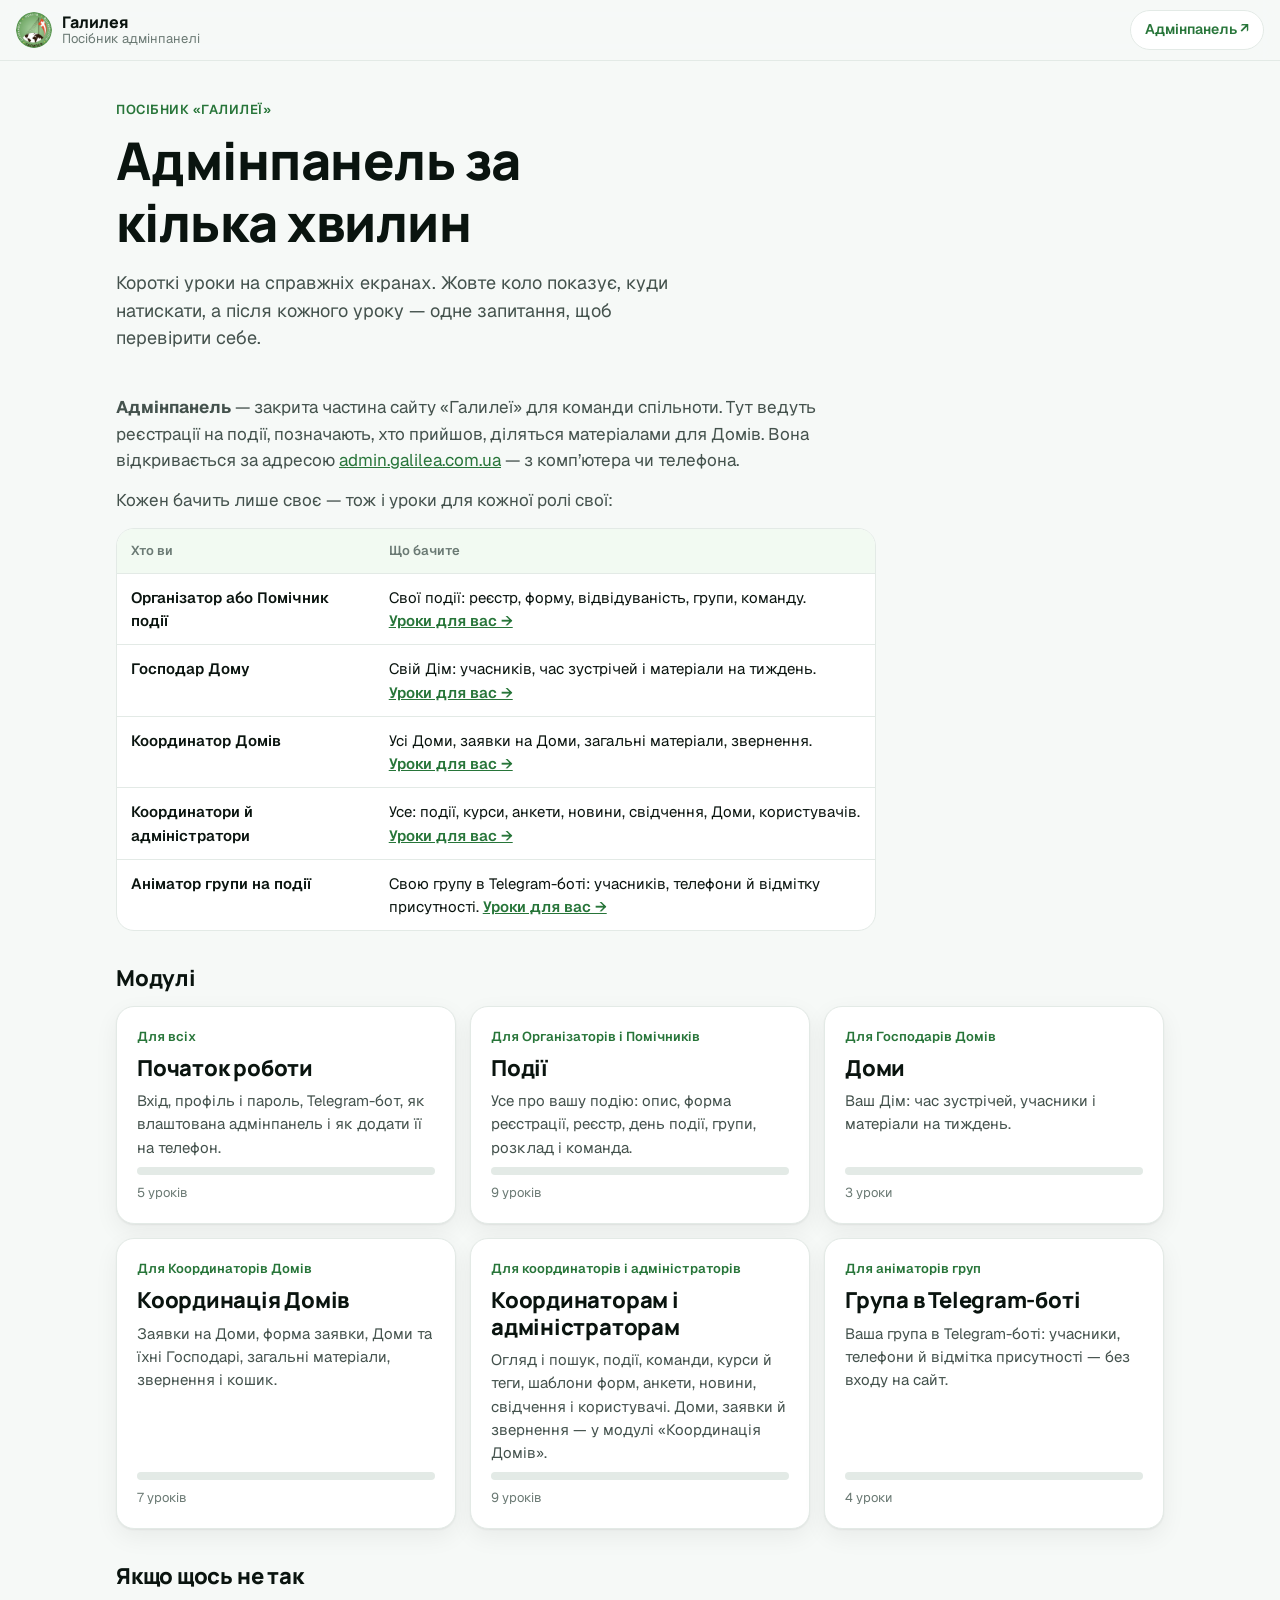
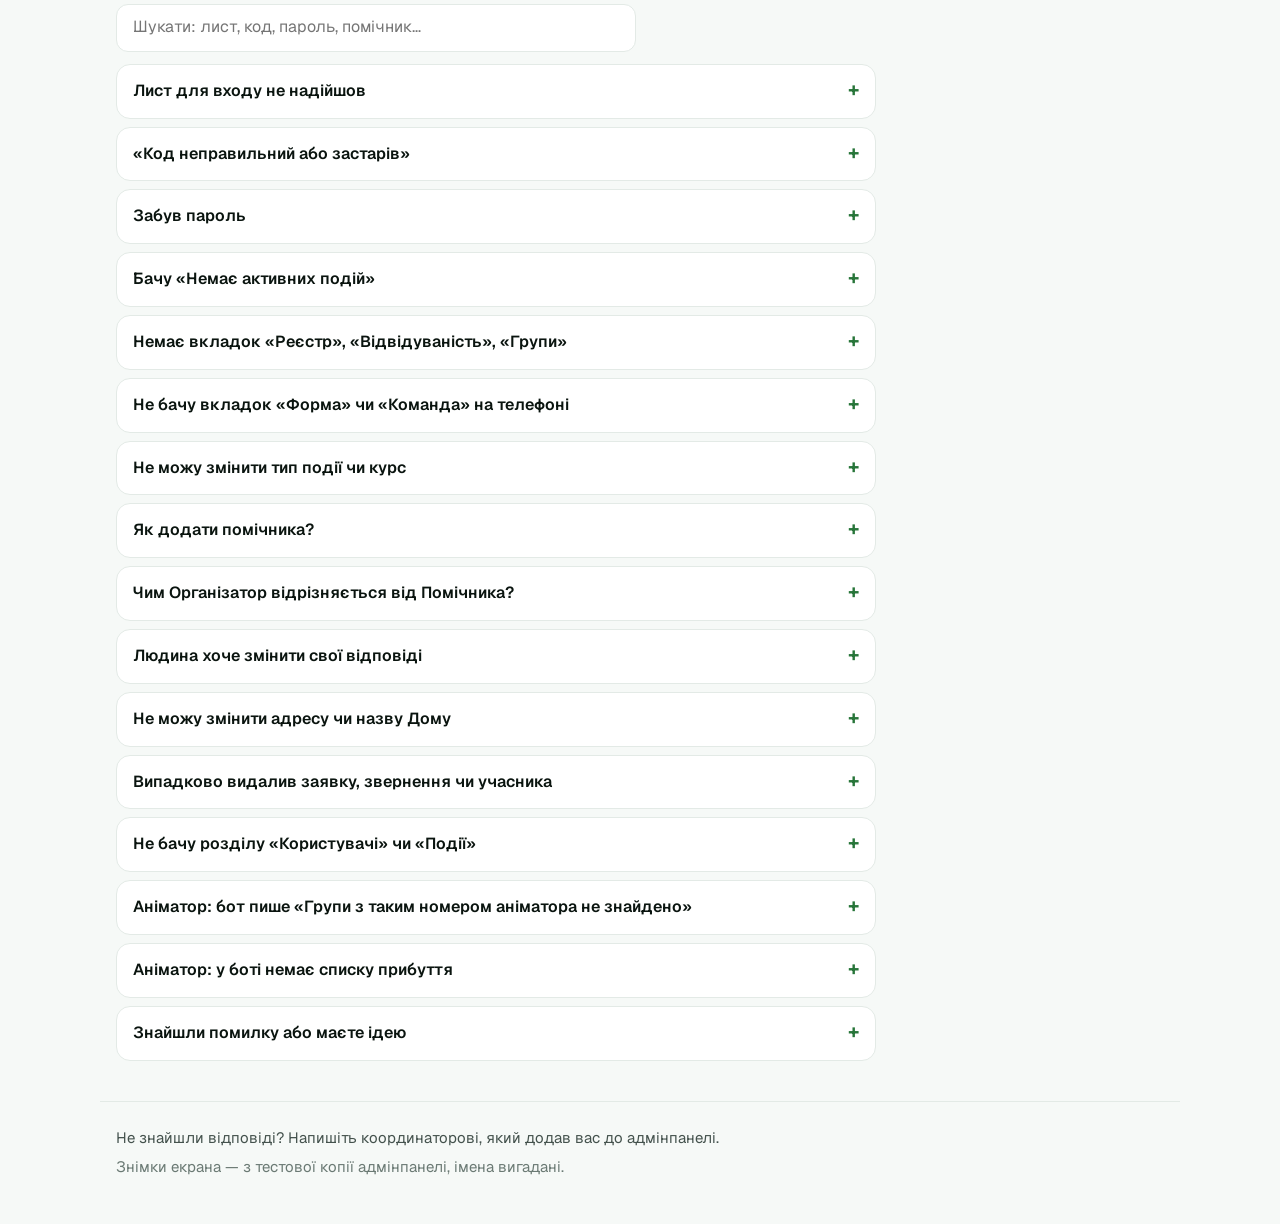
<file: index.html>
<!doctype html>
<html lang="uk">
  <head>
    <meta charset="utf-8" />
    <meta name="viewport" content="width=device-width, initial-scale=1" />
    <title>Посібник адмінпанелі — Галилея</title>
    <meta
      name="description"
      content="Короткі уроки на справжніх екранах: як працювати в адмінпанелі «Галилеї» — вхід і профіль, події, Доми."
    />
    <meta name="robots" content="noindex" />
    <meta name="theme-color" content="#277539" />
    <link rel="icon" href="img/logo.jpg" />
    <link rel="preconnect" href="https://fonts.googleapis.com" />
    <link rel="preconnect" href="https://fonts.gstatic.com" crossorigin />
    <link
      href="https://fonts.googleapis.com/css2?family=Geist:wght@400;500;600&family=Manrope:wght@600;700;800&display=swap"
      rel="stylesheet"
    />
    <link rel="stylesheet" href="styles.css" />
  </head>
  <body>
    <header class="topbar">
      <a class="brand" href="#/">
        <img src="img/logo.jpg" alt="" width="36" height="36" />
        <span>
          <strong>Галилея</strong>
          <small>Посібник адмінпанелі</small>
        </span>
      </a>
      <a class="topbar-link" href="https://admin.galilea.com.ua" target="_blank" rel="noopener">Адмінпанель ↗</a>
    </header>

    <main id="app" tabindex="-1"></main>

    <footer class="footer">
      <p>Не знайшли відповіді? Напишіть координаторові, який додав вас до адмінпанелі.</p>
      <p class="muted">Знімки екрана — з тестової копії адмінпанелі, імена вигадані.</p>
    </footer>

    <noscript>
      <p class="noscript">Увімкніть JavaScript, щоб пройти уроки.</p>
    </noscript>
    <script src="app.js" defer></script>
  </body>
</html>
</file>
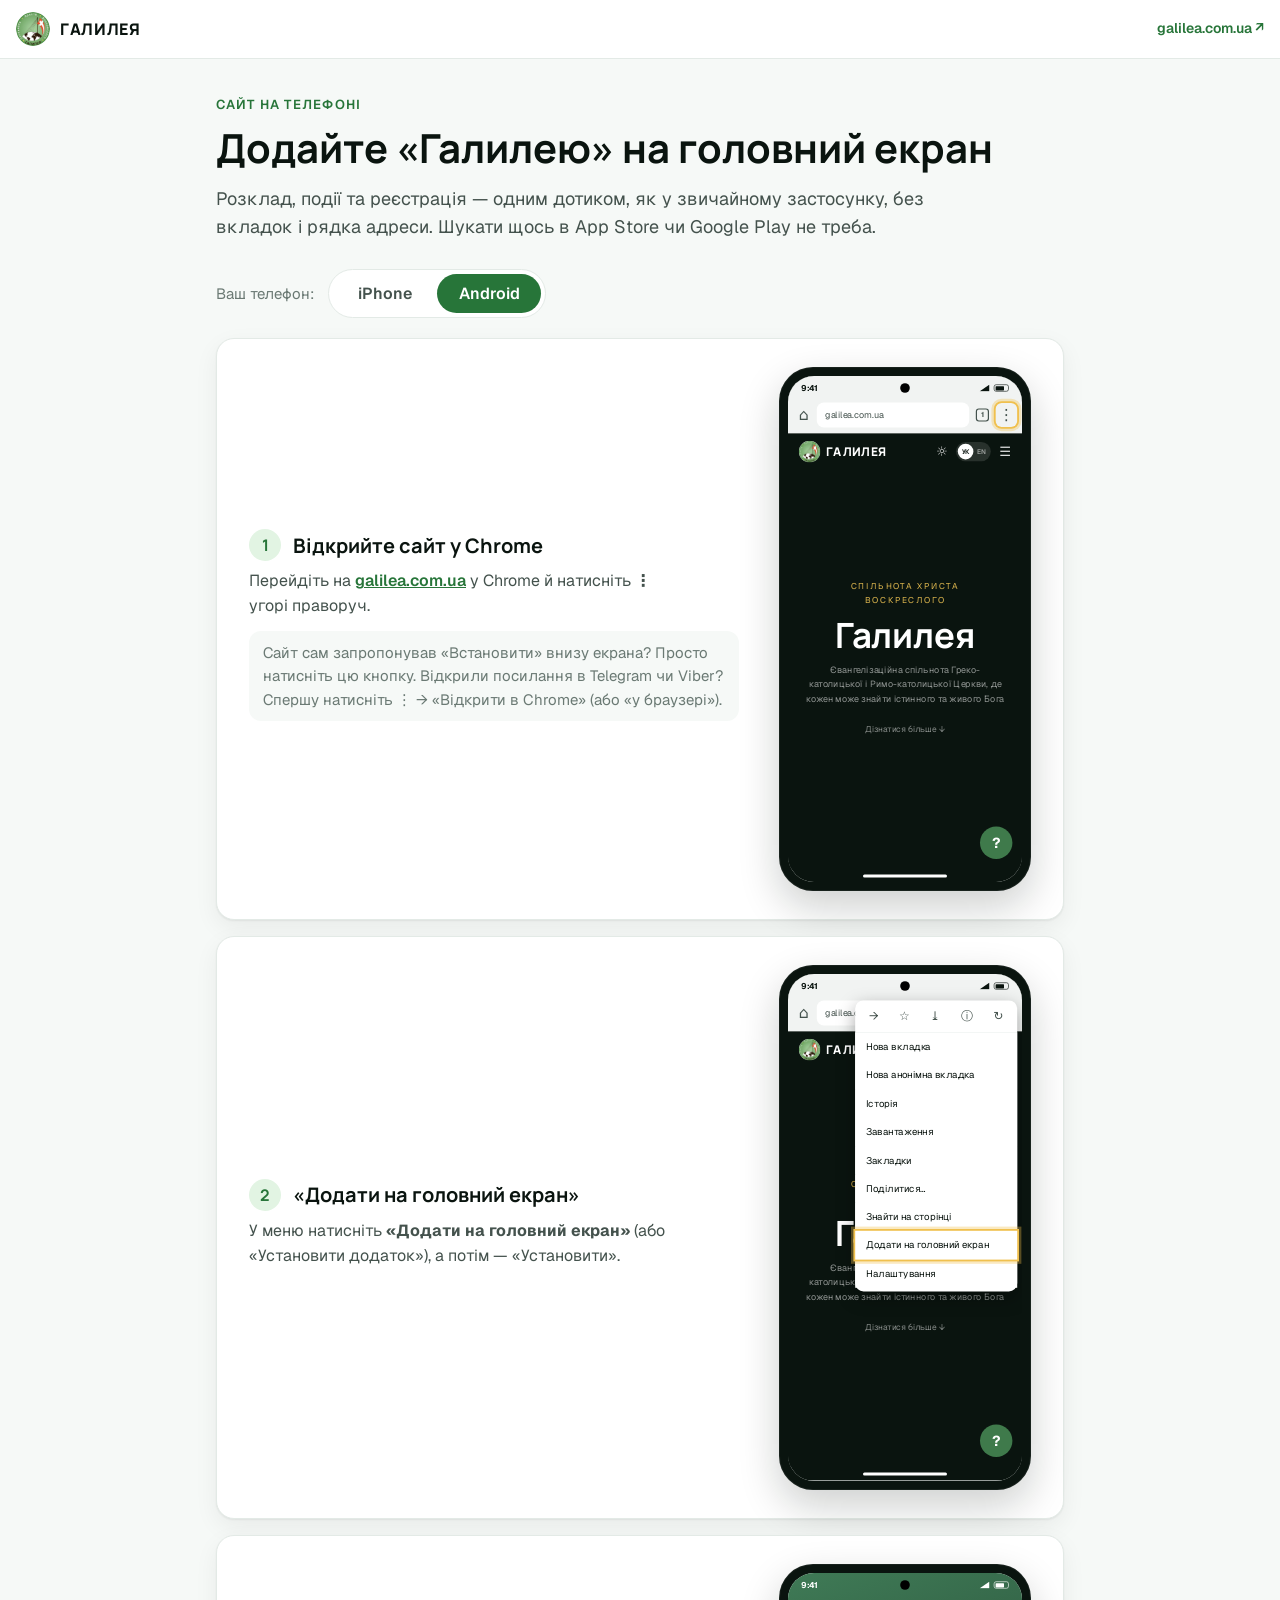
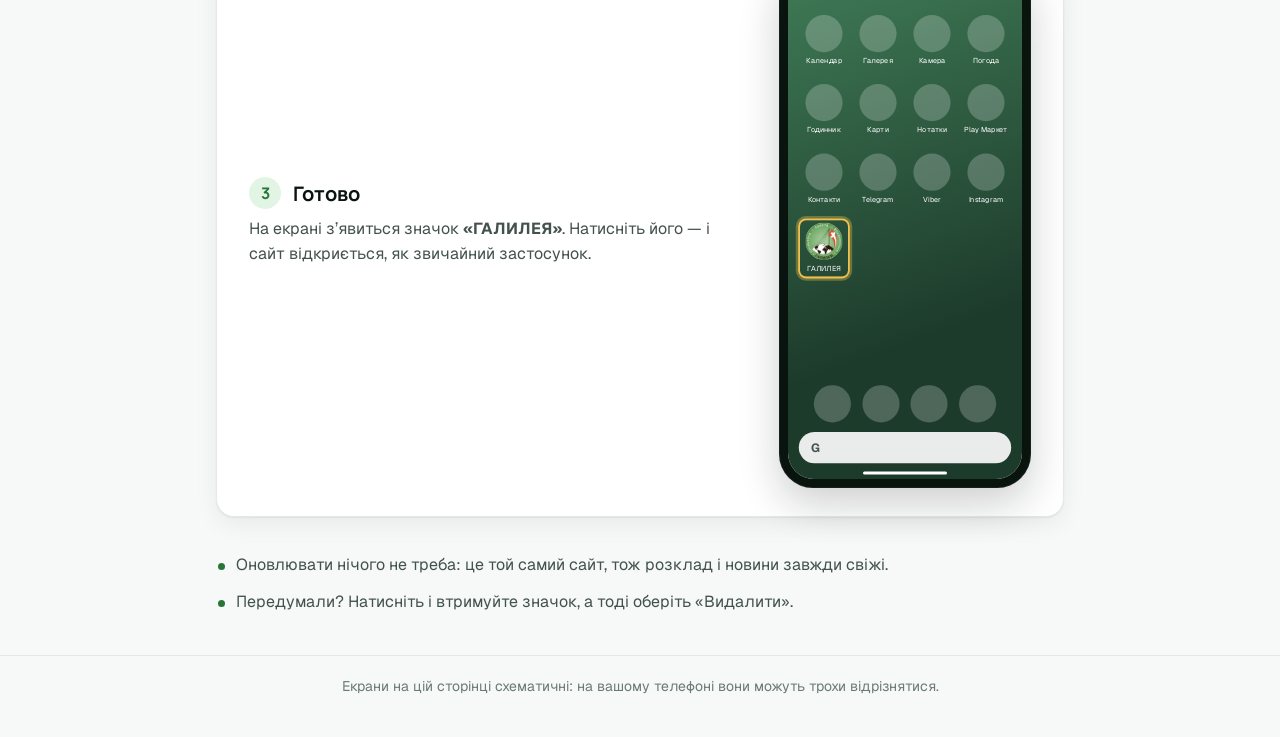
<file: install.html>
<!doctype html>
<!--
  How to put galilea.com.ua on a phone's home screen — for anyone, not the
  team. (The admin panel's own lesson is `start/install` in app.js.)
  Self-contained like status.html: no app.js, no styles.css. The phone screens
  are HTML mock-ups: the browser ones draw the site's own first screen, and the
  home screens show its label «ГАЛИЛЕЯ» — web-app's manifest `short_name` and
  `appleWebApp.title`, both `common.appName`. If the site's hero or nav
  changes, the `.site` blocks below go stale.
  #iphone / #android opens that tab; otherwise the visitor's own phone is picked.
-->
<html lang="uk">
  <head>
    <meta charset="utf-8" />
    <meta name="viewport" content="width=device-width, initial-scale=1" />
    <title>Додати «Галилею» на телефон</title>
    <meta
      name="description"
      content="Кілька дотиків — і сайт galilea.com.ua відкривається з головного екрана, як звичайний застосунок."
    />
    <meta property="og:type" content="website" />
    <meta property="og:title" content="Додати «Галилею» на телефон" />
    <meta
      property="og:description"
      content="Кілька дотиків — і сайт galilea.com.ua відкривається з головного екрана, як звичайний застосунок."
    />
    <meta property="og:image" content="https://guide.galilea.com.ua/img/logo.jpg" />
    <meta name="robots" content="noindex" />
    <meta name="theme-color" content="#277539" />
    <link rel="icon" href="img/logo.jpg" />
    <link rel="preconnect" href="https://fonts.googleapis.com" />
    <link rel="preconnect" href="https://fonts.gstatic.com" crossorigin />
    <link
      href="https://fonts.googleapis.com/css2?family=Geist:wght@400;500;600&family=Manrope:wght@600;700;800&display=swap"
      rel="stylesheet"
    />
    <style>
      :root {
        --ink: #0a140f;
        --ink-soft: #44524d;
        --muted: #6b7a74;
        --bg: #f6f9f7;
        --surface: #ffffff;
        --line: #e3eae6;
        --green: #277539;
        --on-green: #ffffff;
        --green-soft: #e2f4e3;
        --gold: #f0c04e;
        --shadow: 0 1px 2px rgb(10 20 15 / 0.06), 0 8px 24px rgb(10 20 15 / 0.06);
        --font-heading: 'Manrope', system-ui, sans-serif;
        --font-body: 'Geist', system-ui, sans-serif;
        color-scheme: light;
      }
      @media (prefers-color-scheme: dark) {
        :root {
          --ink: #e9f0ec;
          --ink-soft: #c2cec8;
          --muted: #93a39c;
          --bg: #0b130f;
          --surface: #131d18;
          --line: #24322b;
          --green: #5fb26c;
          --on-green: #0b130f;
          --green-soft: #17301f;
          --shadow: 0 1px 2px rgb(0 0 0 / 0.3), 0 8px 24px rgb(0 0 0 / 0.25);
          color-scheme: dark;
        }
      }
      * {
        box-sizing: border-box;
      }
      html {
        -webkit-text-size-adjust: 100%;
      }
      body {
        margin: 0;
        background: var(--bg);
        color: var(--ink);
        font: 16px/1.55 var(--font-body);
        -webkit-font-smoothing: antialiased;
      }
      h1,
      h2,
      h3 {
        font-family: var(--font-heading);
        line-height: 1.25;
        text-wrap: balance;
      }
      a {
        color: var(--green);
        font-weight: 600;
      }
      .wrap {
        max-width: 880px;
        margin: 0 auto;
        padding: 0 16px;
      }

      .topbar {
        display: flex;
        align-items: center;
        justify-content: space-between;
        gap: 12px;
        padding: 12px 16px;
        border-bottom: 1px solid var(--line);
        background: var(--surface);
      }
      .brand {
        display: flex;
        align-items: center;
        gap: 10px;
        font-family: var(--font-heading);
        font-weight: 800;
        letter-spacing: 0.04em;
      }
      .brand img {
        border-radius: 50%;
      }
      .topbar a {
        font-size: 14px;
        text-decoration: none;
      }

      .hero {
        padding: 36px 0 20px;
      }
      .eyebrow {
        margin: 0 0 8px;
        color: var(--green);
        font-size: 13px;
        font-weight: 600;
        letter-spacing: 0.08em;
        text-transform: uppercase;
      }
      .hero h1 {
        margin: 0 0 12px;
        font-size: clamp(28px, 7vw, 40px);
      }
      .lead {
        margin: 0;
        max-width: 60ch;
        color: var(--ink-soft);
        font-size: 18px;
        text-wrap: pretty;
      }

      .picker {
        display: flex;
        flex-wrap: wrap;
        align-items: center;
        gap: 10px 14px;
        margin: 8px 0 20px;
        color: var(--muted);
        font-size: 15px;
      }
      .picker[hidden] {
        display: none;
      }
      .tabs {
        display: inline-flex;
        padding: 4px;
        border-radius: 999px;
        background: var(--surface);
        border: 1px solid var(--line);
      }
      .tabs button {
        min-width: 104px;
        padding: 9px 18px;
        border: 0;
        border-radius: 999px;
        background: none;
        color: var(--ink-soft);
        font: 600 16px var(--font-body);
        cursor: pointer;
      }
      .tabs button[aria-pressed='true'] {
        background: var(--green);
        color: var(--on-green);
      }
      .tabs button:focus-visible {
        outline: 3px solid var(--gold);
        outline-offset: 2px;
      }

      .platform h2 {
        margin: 28px 0 14px;
        font-size: 22px;
      }
      .js .platform h2 {
        display: none;
      }
      .steps {
        list-style: none;
        margin: 0;
        padding: 0;
        display: grid;
        gap: 16px;
      }
      .step {
        display: grid;
        gap: 18px;
        padding: 20px 16px 24px;
        background: var(--surface);
        border: 1px solid var(--line);
        border-radius: 18px;
        box-shadow: var(--shadow);
      }
      .step-text h3 {
        display: flex;
        align-items: center;
        gap: 12px;
        margin: 0 0 8px;
        font-size: 20px;
      }
      .num {
        flex: none;
        display: grid;
        place-items: center;
        width: 32px;
        height: 32px;
        border-radius: 50%;
        background: var(--green-soft);
        color: var(--green);
        font-size: 16px;
      }
      .step-text p {
        margin: 0 0 8px;
        color: var(--ink-soft);
        text-wrap: pretty;
      }
      .step-text .tip {
        margin-top: 12px;
        padding: 10px 14px;
        border-radius: 12px;
        background: var(--bg);
        color: var(--muted);
        font-size: 15px;
      }
      @media (min-width: 760px) {
        .step {
          grid-template-columns: 1fr auto;
          align-items: center;
          gap: 40px;
          padding: 28px 32px;
        }
      }

      .notes {
        margin: 36px 0 0;
        padding: 0;
        list-style: none;
        display: grid;
        gap: 12px;
      }
      .notes li {
        padding-left: 20px;
        position: relative;
        color: var(--ink-soft);
      }
      .notes li::before {
        content: '';
        position: absolute;
        left: 2px;
        top: 0.62em;
        width: 7px;
        height: 7px;
        border-radius: 50%;
        background: var(--green);
      }
      .footer {
        margin: 40px auto 0;
        padding: 20px 16px 40px;
        border-top: 1px solid var(--line);
        color: var(--muted);
        font-size: 14px;
        text-align: center;
      }

      /* The phone: a frame around a mock-up laid out at a 390 × 844 phone screen
         (iPhone points; Galaxy S phones share the 19.5:9 shape) and scaled to
         fit (--k). Phones stay light in dark mode, as in the guide. */
      .phone {
        --k: 0.6;
        justify-self: center;
        padding: 9px;
        border-radius: 34px;
        background: #0a140f;
        box-shadow:
          0 0 0 1px rgb(255 255 255 / 0.06) inset,
          0 16px 40px rgb(10 20 15 / 0.2);
      }
      .screen {
        position: relative;
        width: calc(390px * var(--k));
        height: calc(844px * var(--k));
        border-radius: 26px;
        overflow: hidden;
        background: #f6f9f7;
      }
      .mock {
        position: absolute;
        left: 0;
        top: 0;
        width: 390px;
        height: 844px;
        transform: scale(var(--k));
        transform-origin: top left;
        overflow: hidden;
        font-family: var(--font-body);
        font-size: 16px;
        line-height: 1.45;
        color: #0a140f;
        background: #f6f9f7;
        display: flex;
        flex-direction: column;
      }
      .mock.dark {
        background: #0a140f;
        color: #fff;
      }
      .mock i {
        font-style: normal;
      }
      .mock [data-focus] {
        position: relative;
        border-radius: 10px;
        box-shadow:
          0 0 0 3px var(--gold),
          0 0 0 7px rgb(240 192 78 / 0.35);
      }

      /* Phone hardware and system bars */
      .island {
        position: absolute;
        top: 11px;
        left: 50%;
        width: 122px;
        height: 36px;
        margin-left: -61px;
        border-radius: 20px;
        background: #000;
      }
      .punch {
        position: absolute;
        top: 12px;
        left: 50%;
        width: 16px;
        height: 16px;
        margin-left: -8px;
        border-radius: 50%;
        background: #000;
      }
      .status {
        position: relative;
        flex: none;
        display: flex;
        align-items: center;
        justify-content: space-between;
        height: 56px;
        padding: 0 34px 0 46px;
        font: 600 17px/1 var(--font-body);
      }
      .status span {
        display: flex;
        align-items: center;
        gap: 7px;
      }
      .status.android {
        height: 40px;
        padding: 0 22px;
        font-size: 14px;
        background: #f1f3f2;
        color: #0a140f;
      }
      .sig {
        width: 17px;
        height: 12px;
        background: currentColor;
        clip-path: polygon(0 100%, 100% 0, 100% 100%);
      }
      .bat {
        width: 25px;
        height: 12px;
        padding: 1.5px;
        border: 1.5px solid currentColor;
        border-radius: 4px;
      }
      .bat::before {
        content: '';
        display: block;
        width: 70%;
        height: 100%;
        border-radius: 1px;
        background: currentColor;
      }
      .home-ind {
        flex: none;
        display: block;
        width: 140px;
        height: 5px;
        margin: 10px auto 8px;
        border-radius: 3px;
        background: currentColor;
      }

      /* galilea.com.ua's first screen, as a phone shows it */
      .site {
        position: relative;
        flex: 1;
        display: flex;
        flex-direction: column;
        background: #0a140f;
        color: #fff;
      }
      .site-nav {
        display: flex;
        align-items: center;
        gap: 10px;
        height: 60px;
        padding: 0 18px;
      }
      .site-nav img {
        width: 36px;
        height: 36px;
        border-radius: 50%;
      }
      .site-nav b {
        font: 800 20px var(--font-heading);
        letter-spacing: 0.03em;
      }
      .site-tools {
        display: flex;
        align-items: center;
        gap: 14px;
        margin-left: auto;
        font-size: 22px;
        color: rgb(255 255 255 / 0.85);
      }
      .lang {
        display: flex;
        align-items: center;
        gap: 5px;
        padding: 3px 9px 3px 3px;
        border-radius: 999px;
        background: rgb(255 255 255 / 0.12);
        font: 600 11px var(--font-body);
        color: rgb(255 255 255 / 0.55);
      }
      .lang i {
        display: grid;
        place-items: center;
        width: 26px;
        height: 26px;
        border-radius: 50%;
        background: #fff;
        color: #0a140f;
      }
      .site-hero {
        flex: 1;
        display: flex;
        flex-direction: column;
        align-items: center;
        justify-content: center;
        gap: 14px;
        padding: 0 26px 40px;
        text-align: center;
      }
      .site-hero small {
        max-width: 260px;
        color: #e0b84f;
        font-size: 14px;
        line-height: 1.7;
        letter-spacing: 0.2em;
        text-transform: uppercase;
      }
      .site-hero strong {
        font: 700 58px/1.1 var(--font-heading);
      }
      .site-hero p {
        margin: 0;
        color: rgb(255 255 255 / 0.55);
        font-size: 15px;
        line-height: 1.6;
      }
      .site-hero span {
        margin-top: 14px;
        color: rgb(255 255 255 / 0.5);
        font-size: 14px;
      }
      .site-help {
        position: absolute;
        right: 16px;
        bottom: 16px;
        display: grid;
        place-items: center;
        width: 54px;
        height: 54px;
        border-radius: 50%;
        background: #3f7a4b;
        font: 700 24px var(--font-body);
      }

      /* Safari (iPhone) */
      .browser-bar {
        flex: none;
        padding: 12px 16px 0;
        background: #f1f3f2;
        border-top: 1px solid #dfe5e2;
        color: #0a140f;
      }
      .url {
        display: block;
        background: #fff;
        border-radius: 12px;
        padding: 10px 14px;
        text-align: center;
        color: #44524d;
        font-size: 15px;
      }
      .browser-tools {
        display: flex;
        justify-content: space-around;
        margin-top: 8px;
      }
      .browser-tools i {
        font-size: 26px;
        color: #2a7be4;
        width: 44px;
        height: 44px;
        display: grid;
        place-items: center;
      }
      .sheet-bg {
        position: absolute;
        inset: 0;
        display: flex;
        flex-direction: column;
        justify-content: flex-end;
        background: rgb(0 0 0 / 0.4);
      }
      .sheet {
        padding: 16px 14px 0;
        border-radius: 22px 22px 0 0;
        background: #f2f2f6;
        color: #0a140f;
      }
      .sheet-head {
        display: flex;
        align-items: center;
        gap: 12px;
        padding: 0 4px 14px;
        border-bottom: 1px solid #dcdfe0;
      }
      .sheet-head img {
        width: 46px;
        height: 46px;
        border-radius: 11px;
      }
      .sheet-head div {
        flex: 1;
        min-width: 0;
      }
      .sheet-head b {
        display: block;
        overflow: hidden;
        white-space: nowrap;
        text-overflow: ellipsis;
        font-size: 15px;
      }
      .sheet-head span {
        color: #6b7a74;
        font-size: 13px;
      }
      .sheet-head i {
        display: grid;
        place-items: center;
        width: 30px;
        height: 30px;
        border-radius: 50%;
        background: #e3e5e8;
        color: #6b7a74;
        font-size: 14px;
      }
      .sheet-apps {
        display: flex;
        justify-content: space-between;
        padding: 16px 0;
      }
      .sheet-apps span {
        display: flex;
        flex-direction: column;
        align-items: center;
        gap: 6px;
        width: 70px;
        color: #44524d;
        font-size: 12px;
      }
      .sheet-apps i {
        width: 58px;
        height: 58px;
        border-radius: 50%;
        background: #dfe3e6;
      }
      .sheet-row {
        background: #fff;
        padding: 14px 16px;
        font-size: 17px;
        display: flex;
        justify-content: space-between;
        border-bottom: 1px solid #e7ebe9;
      }
      .sheet-row:first-child {
        border-radius: 12px 12px 0 0;
      }
      .sheet-row:last-child {
        border-radius: 0 0 12px 12px;
        border-bottom: 0;
      }

      /* Chrome (Android) */
      .browser-top {
        flex: none;
        display: flex;
        align-items: center;
        gap: 4px;
        padding: 4px 8px 10px;
        background: #f1f3f2;
        color: #44524d;
      }
      .browser-top .url {
        flex: 1;
        text-align: left;
      }
      .browser-top i {
        font-size: 26px;
        width: 36px;
        height: 40px;
        display: grid;
        place-items: center;
      }
      .browser-top .tab-count {
        width: 22px;
        height: 22px;
        margin: 0 7px;
        border: 2px solid currentColor;
        border-radius: 5px;
        font: 700 12px/1 var(--font-body);
      }
      .chrome-menu {
        position: absolute;
        top: 44px;
        right: 8px;
        width: 270px;
        padding: 0 0 6px;
        border-radius: 14px;
        background: #fff;
        box-shadow: 0 10px 30px rgb(0 0 0 / 0.35);
        color: #0a140f;
      }
      .menu-icons {
        display: flex;
        justify-content: space-around;
        padding: 12px 6px;
        border-bottom: 1px solid #e7ebe9;
        color: #44524d;
        font-size: 20px;
      }
      .chrome-menu .sheet-row {
        border: 0;
        border-radius: 0;
        font-size: 16px;
        padding: 12px 18px;
      }

      /* Home screens */
      .home-screen {
        background: linear-gradient(160deg, #3f7a56, #1d3b2b 70%);
        color: #fff;
      }
      .home-screen .status {
        background: none;
        color: #fff;
      }
      .apps {
        display: grid;
        grid-template-columns: repeat(4, 1fr);
        gap: 22px 10px;
        padding: 26px 20px 0;
      }
      .apps span {
        display: flex;
        flex-direction: column;
        align-items: center;
        gap: 6px;
        padding: 4px 0;
        font-size: 12px;
        white-space: nowrap;
      }
      .apps i,
      .apps img,
      .dock i {
        width: 62px;
        height: 62px;
        border-radius: 15px;
        background: rgb(255 255 255 / 0.22);
      }
      .apps img {
        background: #fff;
        object-fit: cover;
      }
      .dots {
        display: flex;
        justify-content: center;
        gap: 8px;
        margin-top: auto;
        padding-bottom: 16px;
      }
      .dots i {
        width: 7px;
        height: 7px;
        border-radius: 50%;
        background: rgb(255 255 255 / 0.45);
      }
      .dots i:first-child {
        background: #fff;
      }
      .dock {
        display: flex;
        justify-content: space-around;
        margin: 0 12px;
        padding: 16px 10px;
        border-radius: 32px;
        background: rgb(255 255 255 / 0.18);
      }
      .android .dock {
        margin-top: auto;
        padding: 10px 22px;
        background: none;
      }
      .android .apps i,
      .android .apps img,
      .android .dock i {
        border-radius: 50%;
      }
      .g-search {
        display: flex;
        align-items: center;
        height: 52px;
        margin: 6px 18px 4px;
        padding: 0 20px;
        border-radius: 26px;
        background: rgb(255 255 255 / 0.9);
        color: #44524d;
        font: 700 20px var(--font-body);
      }
    </style>
  </head>
  <body>
    <script>
      document.documentElement.classList.add('js');
    </script>
    <header class="topbar">
      <span class="brand">
        <img src="img/logo.jpg" alt="" width="34" height="34" />
        <span>ГАЛИЛЕЯ</span>
      </span>
      <a href="https://galilea.com.ua">galilea.com.ua ↗</a>
    </header>

    <main class="wrap">
      <section class="hero">
        <p class="eyebrow">Сайт на телефоні</p>
        <h1>Додайте «Галилею» на головний екран</h1>
        <p class="lead">
          Розклад, події та реєстрація&nbsp;— одним дотиком, як у звичайному застосунку, без вкладок і рядка адреси.
          Шукати щось в App Store чи Google Play не треба.
        </p>
      </section>

      <div class="picker" hidden>
        <span id="picker-label">Ваш телефон:</span>
        <div class="tabs" role="group" aria-labelledby="picker-label">
          <button type="button" data-tab="iphone" aria-pressed="false">iPhone</button>
          <button type="button" data-tab="android" aria-pressed="false">Android</button>
        </div>
      </div>

      <section class="platform" data-panel="iphone">
        <h2>iPhone</h2>
        <ol class="steps">
          <li class="step">
            <div class="step-text">
              <h3><span class="num">1</span>Відкрийте сайт у Safari</h3>
              <p>
                Перейдіть на <a href="https://galilea.com.ua">galilea.com.ua</a> у Safari й натисніть
                <b>«Поділитися»</b>&nbsp;— квадрат зі стрілкою вгору внизу екрана.
              </p>
              <p class="tip">
                Не бачите «Поділитися»? Натисніть «⋯» поруч з адресою&nbsp;— кнопка там. Сайт відкрився в
                Telegram, Viber чи Instagram? Спершу відкрийте його в Safari.
              </p>
            </div>
            <div class="phone" aria-hidden="true">
              <div class="screen">
                <div class="mock dark">
                  <i class="island"></i>
                  <div class="status"><b>9:41</b><span><i class="sig"></i><i class="bat"></i></span></div>
                  <div class="site">
                    <div class="site-nav">
                      <img src="img/logo.jpg" alt="" /><b>ГАЛИЛЕЯ</b
                      ><span class="site-tools">☼<span class="lang"><i>УК</i>EN</span>☰</span>
                    </div>
                    <div class="site-hero">
                      <small>Спільнота Христа Воскреслого</small><strong>Галилея</strong>
                      <p>
                        Євангелізаційна спільнота Греко-католицької і Римо-католицької Церкви, де кожен може знайти
                        істинного та живого Бога
                      </p>
                      <span>Дізнатися більше ↓</span>
                    </div>
                    <i class="site-help">?</i>
                  </div>
                  <div class="browser-bar">
                    <span class="url">galilea.com.ua</span>
                    <div class="browser-tools">
                      <i>‹</i><i>›</i
                      ><i data-focus
                        ><svg
                          width="26"
                          height="26"
                          viewBox="0 0 24 24"
                          fill="none"
                          stroke="currentColor"
                          stroke-width="1.8"
                          stroke-linecap="round"
                          stroke-linejoin="round"
                        >
                          <path d="M12 3v12" />
                          <path d="M8 7l4-4 4 4" />
                          <path
                            d="M6 11H5a1 1 0 0 0-1 1v8a1 1 0 0 0 1 1h14a1 1 0 0 0 1-1v-8a1 1 0 0 0-1-1h-1"
                          /></svg></i
                      ><i>▢</i><i>⧉</i>
                    </div>
                    <i class="home-ind"></i>
                  </div>
                </div>
              </div>
            </div>
          </li>
          <li class="step">
            <div class="step-text">
              <h3><span class="num">2</span>«На екран „Додому“»</h3>
              <p>
                Прогорніть список дій донизу, натисніть <b>«На екран „Додому“»</b>, а потім&nbsp;— «Додати» вгорі
                праворуч.
              </p>
            </div>
            <div class="phone" aria-hidden="true">
              <div class="screen">
                <div class="mock dark">
                  <i class="island"></i>
                  <div class="status"><b>9:41</b><span><i class="sig"></i><i class="bat"></i></span></div>
                  <div class="site">
                    <div class="site-nav">
                      <img src="img/logo.jpg" alt="" /><b>ГАЛИЛЕЯ</b
                      ><span class="site-tools">☼<span class="lang"><i>УК</i>EN</span>☰</span>
                    </div>
                    <div class="site-hero">
                      <small>Спільнота Христа Воскреслого</small><strong>Галилея</strong>
                    </div>
                  </div>
                  <div class="sheet-bg">
                    <div class="sheet">
                      <div class="sheet-head">
                        <img src="img/logo.jpg" alt="" />
                        <div><b>ГАЛИЛЕЯ — Спільнота Христа Воскреслого</b><span>galilea.com.ua</span></div>
                        <i>✕</i>
                      </div>
                      <div class="sheet-apps">
                        <span><i></i>AirDrop</span><span><i></i>Повідомл.</span><span><i></i>Пошта</span
                        ><span><i></i>Telegram</span><span><i></i>Viber</span>
                      </div>
                      <div>
                        <div class="sheet-row">Копіювати</div>
                        <div class="sheet-row">Додати до списку читання</div>
                        <div class="sheet-row">Додати закладку</div>
                        <div class="sheet-row">Додати до Вибраного</div>
                        <div class="sheet-row">Знайти на сторінці</div>
                        <div class="sheet-row" data-focus>На екран „Додому“ <span>⊞</span></div>
                        <div class="sheet-row">Друкувати</div>
                      </div>
                      <i class="home-ind"></i>
                    </div>
                  </div>
                </div>
              </div>
            </div>
          </li>
          <li class="step">
            <div class="step-text">
              <h3><span class="num">3</span>Готово</h3>
              <p>
                На екрані з’явиться значок <b>«ГАЛИЛЕЯ»</b>. Натисніть його&nbsp;— і сайт відкриється, як звичайний
                застосунок.
              </p>
            </div>
            <div class="phone" aria-hidden="true">
              <div class="screen">
                <div class="mock home-screen">
                  <i class="island"></i>
                  <div class="status"><b>9:41</b><span><i class="sig"></i><i class="bat"></i></span></div>
                  <div class="apps">
                    <span><i></i>Календар</span><span><i></i>Фото</span><span><i></i>Камера</span
                    ><span><i></i>Погода</span><span><i></i>Годинник</span><span><i></i>Карти</span
                    ><span><i></i>Нотатки</span><span><i></i>Нагадування</span><span><i></i>App Store</span
                    ><span><i></i>Параметри</span><span><i></i>Telegram</span><span><i></i>Viber</span
                    ><span><i></i>Instagram</span>
                    <span data-focus><img src="img/logo.jpg" alt="" />ГАЛИЛЕЯ</span>
                  </div>
                  <div class="dots"><i></i><i></i></div>
                  <div class="dock"><i></i><i></i><i></i><i></i></div>
                  <i class="home-ind"></i>
                </div>
              </div>
            </div>
          </li>
        </ol>
      </section>

      <section class="platform" data-panel="android">
        <h2>Android</h2>
        <ol class="steps">
          <li class="step">
            <div class="step-text">
              <h3><span class="num">1</span>Відкрийте сайт у Chrome</h3>
              <p>
                Перейдіть на <a href="https://galilea.com.ua">galilea.com.ua</a> у Chrome й натисніть <b>⋮</b> угорі
                праворуч.
              </p>
              <p class="tip">
                Сайт сам запропонував «Встановити» внизу екрана? Просто натисніть цю кнопку. Відкрили посилання в
                Telegram чи Viber? Спершу натисніть ⋮ → «Відкрити в Chrome» (або «у браузері»).
              </p>
            </div>
            <div class="phone" aria-hidden="true">
              <div class="screen">
                <div class="mock dark">
                  <div class="status android">
                    <i class="punch"></i><b>9:41</b><span><i class="sig"></i><i class="bat"></i></span>
                  </div>
                  <div class="browser-top">
                    <i>⌂</i><span class="url">galilea.com.ua</span><i class="tab-count">1</i><i data-focus>⋮</i>
                  </div>
                  <div class="site">
                    <div class="site-nav">
                      <img src="img/logo.jpg" alt="" /><b>ГАЛИЛЕЯ</b
                      ><span class="site-tools">☼<span class="lang"><i>УК</i>EN</span>☰</span>
                    </div>
                    <div class="site-hero">
                      <small>Спільнота Христа Воскреслого</small><strong>Галилея</strong>
                      <p>
                        Євангелізаційна спільнота Греко-католицької і Римо-католицької Церкви, де кожен може знайти
                        істинного та живого Бога
                      </p>
                      <span>Дізнатися більше ↓</span>
                    </div>
                    <i class="site-help">?</i>
                  </div>
                  <i class="home-ind"></i>
                </div>
              </div>
            </div>
          </li>
          <li class="step">
            <div class="step-text">
              <h3><span class="num">2</span>«Додати на головний екран»</h3>
              <p>
                У меню натисніть <b>«Додати на головний екран»</b> (або «Установити додаток»), а потім&nbsp;—
                «Установити».
              </p>
            </div>
            <div class="phone" aria-hidden="true">
              <div class="screen">
                <div class="mock dark">
                  <div class="status android">
                    <i class="punch"></i><b>9:41</b><span><i class="sig"></i><i class="bat"></i></span>
                  </div>
                  <div class="browser-top">
                    <i>⌂</i><span class="url">galilea.com.ua</span><i class="tab-count">1</i><i>⋮</i>
                  </div>
                  <div class="site">
                    <div class="site-nav">
                      <img src="img/logo.jpg" alt="" /><b>ГАЛИЛЕЯ</b
                      ><span class="site-tools">☼<span class="lang"><i>УК</i>EN</span>☰</span>
                    </div>
                    <div class="site-hero">
                      <small>Спільнота Христа Воскреслого</small><strong>Галилея</strong>
                      <p>
                        Євангелізаційна спільнота Греко-католицької і Римо-католицької Церкви, де кожен може знайти
                        істинного та живого Бога
                      </p>
                      <span>Дізнатися більше ↓</span>
                    </div>
                    <i class="site-help">?</i>
                  </div>
                  <i class="home-ind"></i>
                  <div class="chrome-menu">
                    <div class="menu-icons"><i>→</i><i>☆</i><i>⤓</i><i>ⓘ</i><i>↻</i></div>
                    <div class="sheet-row">Нова вкладка</div>
                    <div class="sheet-row">Нова анонімна вкладка</div>
                    <div class="sheet-row">Історія</div>
                    <div class="sheet-row">Завантаження</div>
                    <div class="sheet-row">Закладки</div>
                    <div class="sheet-row">Поділитися…</div>
                    <div class="sheet-row">Знайти на сторінці</div>
                    <div class="sheet-row" data-focus>Додати на головний екран</div>
                    <div class="sheet-row">Налаштування</div>
                  </div>
                </div>
              </div>
            </div>
          </li>
          <li class="step">
            <div class="step-text">
              <h3><span class="num">3</span>Готово</h3>
              <p>
                На екрані з’явиться значок <b>«ГАЛИЛЕЯ»</b>. Натисніть його&nbsp;— і сайт відкриється, як звичайний
                застосунок.
              </p>
            </div>
            <div class="phone" aria-hidden="true">
              <div class="screen">
                <div class="mock home-screen android">
                  <div class="status android">
                    <i class="punch"></i><b>9:41</b><span><i class="sig"></i><i class="bat"></i></span>
                  </div>
                  <div class="apps">
                    <span><i></i>Календар</span><span><i></i>Галерея</span><span><i></i>Камера</span
                    ><span><i></i>Погода</span><span><i></i>Годинник</span><span><i></i>Карти</span
                    ><span><i></i>Нотатки</span><span><i></i>Play Маркет</span><span><i></i>Контакти</span
                    ><span><i></i>Telegram</span><span><i></i>Viber</span><span><i></i>Instagram</span>
                    <span data-focus><img src="img/logo.jpg" alt="" />ГАЛИЛЕЯ</span>
                  </div>
                  <div class="dock"><i></i><i></i><i></i><i></i></div>
                  <div class="g-search">G</div>
                  <i class="home-ind"></i>
                </div>
              </div>
            </div>
          </li>
        </ol>
      </section>

      <ul class="notes">
        <li>Оновлювати нічого не треба: це той самий сайт, тож розклад і новини завжди свіжі.</li>
        <li>Передумали? Натисніть і втримуйте значок, а тоді оберіть «Видалити».</li>
      </ul>
    </main>

    <footer class="footer">
      Екрани на цій сторінці схематичні: на вашому телефоні вони можуть трохи відрізнятися.
    </footer>

    <script>
      (function () {
        var tabs = document.querySelectorAll('[data-tab]');
        var panels = document.querySelectorAll('[data-panel]');
        function show(id) {
          tabs.forEach(function (t) {
            t.setAttribute('aria-pressed', String(t.dataset.tab === id));
          });
          panels.forEach(function (p) {
            p.hidden = p.dataset.panel !== id;
          });
        }
        tabs.forEach(function (t) {
          t.addEventListener('click', function () {
            show(t.dataset.tab);
            history.replaceState(null, '', '#' + t.dataset.tab);
          });
        });
        var asked = location.hash.slice(1);
        // iPadOS reports itself as a Mac, so a touch "Mac" counts as iOS.
        var ios =
          !/Android/.test(navigator.userAgent) &&
          (/iPhone|iPad|iPod/.test(navigator.userAgent) ||
            (navigator.platform === 'MacIntel' && navigator.maxTouchPoints > 1));
        show(asked === 'iphone' || asked === 'android' ? asked : ios ? 'iphone' : 'android');
        document.querySelector('.picker').hidden = false;
      })();
    </script>
  </body>
</html>
</file>
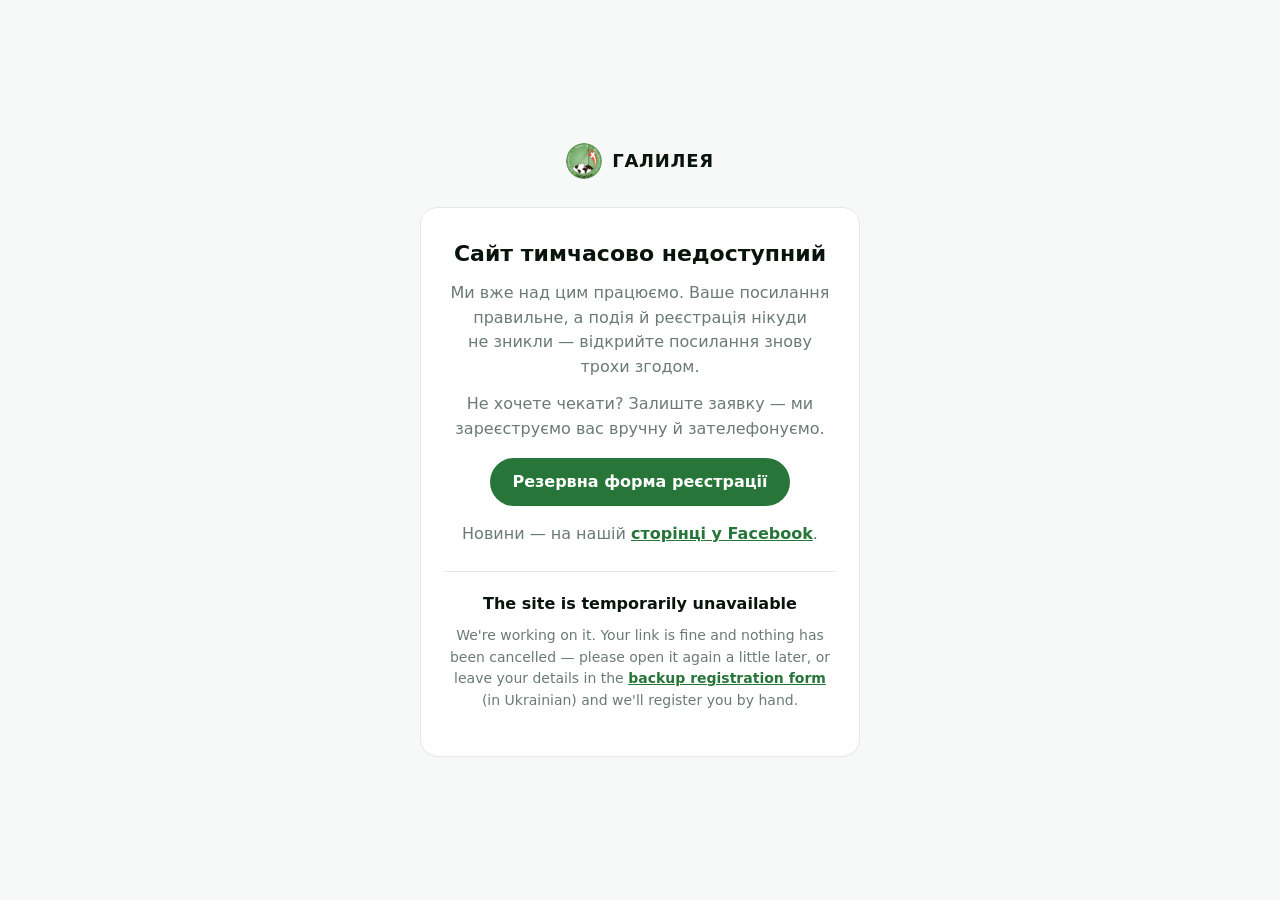
<file: status.html>
<!doctype html>
<!--
  Where galilea.com.ua's shared links (/r/, /f/, /events/…) land while the
  "Break glass — shared links" rule in the Vercel Firewall is switched on: the
  site or its API is down, or a broken page has been taken out of reach.
  It lives here, on GitHub Pages, because it must not depend on Vercel or
  Railway. The rule redirects to a fixed address, so the visitor's own link
  is gone by the time they read this — hence "open it again later".
  The button opens the backup Google Form (owned by maxym.stoiakevych@gmail.com,
  answers land in the "Резервна реєстрація — Галилея (Responses)" sheet);
  the team then registers people in the admin by hand.
  Self-contained on purpose: no styles.css, no app.js.
-->
<html lang="uk">
  <head>
    <meta charset="utf-8" />
    <meta name="viewport" content="width=device-width, initial-scale=1" />
    <title>Сайт тимчасово недоступний — Галилея</title>
    <meta name="robots" content="noindex" />
    <meta name="theme-color" content="#277539" />
    <link rel="icon" href="img/logo.jpg" />
    <style>
      :root {
        --ink: #0a140f;
        --muted: #6b7a74;
        --bg: #f6f9f7;
        --surface: #ffffff;
        --line: #e3eae6;
        --green: #277539;
        --on-green: #ffffff;
        color-scheme: light;
      }
      @media (prefers-color-scheme: dark) {
        :root {
          --ink: #e9f0ec;
          --muted: #93a39c;
          --bg: #0b130f;
          --surface: #131d18;
          --line: #24322b;
          --green: #5fb26c;
          --on-green: #0b130f;
          color-scheme: dark;
        }
      }
      * {
        box-sizing: border-box;
      }
      body {
        margin: 0;
        min-height: 100vh;
        display: flex;
        flex-direction: column;
        align-items: center;
        justify-content: center;
        gap: 28px;
        padding: 48px 16px;
        background: var(--bg);
        color: var(--ink);
        font: 16px/1.55 system-ui, -apple-system, 'Segoe UI', Roboto, sans-serif;
      }
      .brand {
        display: flex;
        align-items: center;
        gap: 10px;
        font-weight: 800;
        letter-spacing: 0.04em;
        font-size: 18px;
      }
      .brand img {
        border-radius: 50%;
      }
      main {
        width: 100%;
        max-width: 440px;
        background: var(--surface);
        border: 1px solid var(--line);
        border-radius: 18px;
        padding: 32px 24px;
        text-align: center;
      }
      h1 {
        margin: 0 0 12px;
        font-size: 22px;
        line-height: 1.3;
      }
      p {
        margin: 0 0 12px;
        color: var(--muted);
        text-wrap: pretty;
      }
      a {
        color: var(--green);
        font-weight: 600;
      }
      .btn {
        display: inline-block;
        margin: 4px 0 16px;
        padding: 12px 22px;
        border-radius: 999px;
        background: var(--green);
        color: var(--on-green);
        text-decoration: none;
      }
      .en {
        margin-top: 24px;
        padding-top: 20px;
        border-top: 1px solid var(--line);
        font-size: 14px;
      }
      .en h2 {
        margin: 0 0 8px;
        font-size: 16px;
        color: var(--ink);
      }
    </style>
  </head>
  <body>
    <div class="brand">
      <img src="img/logo.jpg" alt="" width="36" height="36" />
      <span>ГАЛИЛЕЯ</span>
    </div>
    <main>
      <h1>Сайт тимчасово недоступний</h1>
      <p>
        Ми вже над цим працюємо. Ваше посилання правильне, а подія й реєстрація нікуди не зникли&nbsp;— відкрийте
        посилання знову трохи згодом.
      </p>
      <p>Не хочете чекати? Залиште заявку&nbsp;— ми зареєструємо вас вручну й зателефонуємо.</p>
      <a
        class="btn"
        href="https://docs.google.com/forms/d/e/1FAIpQLSdVBY8C9-K-1LxGuOth4hAgdnyDgWV_Cy7uC4fIrvd_C2WzZA/viewform"
        >Резервна форма реєстрації</a
      >
      <p>Новини&nbsp;— на нашій <a href="https://www.facebook.com/GalileaUkraine/">сторінці у Facebook</a>.</p>
      <div class="en" lang="en">
        <h2>The site is temporarily unavailable</h2>
        <p>
          We're working on it. Your link is fine and nothing has been cancelled&nbsp;— please open it again a little
          later, or leave your details in the
          <a href="https://docs.google.com/forms/d/e/1FAIpQLSdVBY8C9-K-1LxGuOth4hAgdnyDgWV_Cy7uC4fIrvd_C2WzZA/viewform"
            >backup registration form</a
          >
          (in Ukrainian) and we'll register you by hand.
        </p>
      </div>
    </main>
  </body>
</html>
</file>
<file: styles.css>
/* Galilea brand tokens (rendered values of the site's oklch tokens). */
:root {
  --ink: #0a140f;
  --ink-soft: #44524d;
  --muted: #6b7a74;
  --bg: #f6f9f7;
  --surface: #ffffff;
  --line: #e3eae6;
  --green: #277539;
  --green-bright: #4c9a58;
  --green-soft: #e2f4e3;
  --gold: #f0c04e;
  --gold-soft: #feedc9;
  --red: #d9302e;
  --shadow: 0 1px 2px rgb(10 20 15 / 0.06), 0 8px 24px rgb(10 20 15 / 0.06);
  --radius: 18px;
  --font-heading: 'Manrope', system-ui, sans-serif;
  --font-body: 'Geist', system-ui, sans-serif;
  color-scheme: light;
}

@media (prefers-color-scheme: dark) {
  :root {
    --ink: #e9f0ec;
    --ink-soft: #c2cec8;
    --muted: #93a39c;
    --bg: #0b130f;
    --surface: #131d18;
    --line: #24322b;
    --green: #5fb26c;
    --green-bright: #6fc27c;
    --green-soft: #17301f;
    --gold-soft: #3a3016;
    --shadow: 0 1px 2px rgb(0 0 0 / 0.3), 0 8px 24px rgb(0 0 0 / 0.25);
    color-scheme: dark;
  }
}

* {
  box-sizing: border-box;
}

html {
  -webkit-text-size-adjust: 100%;
}

body {
  margin: 0;
  background: var(--bg);
  color: var(--ink);
  font-family: var(--font-body);
  font-size: 16px;
  line-height: 1.55;
  -webkit-font-smoothing: antialiased;
}

h1,
h2,
h3 {
  font-family: var(--font-heading);
  line-height: 1.2;
  letter-spacing: -0.01em;
  margin: 0;
}

a {
  color: var(--green);
}

button {
  font: inherit;
  color: inherit;
}

:focus-visible {
  outline: 3px solid var(--gold);
  outline-offset: 2px;
}

#app:focus {
  outline: none;
}

.muted {
  color: var(--muted);
}

/* ---------- Top bar ---------- */
.topbar {
  position: sticky;
  top: 0;
  z-index: 20;
  display: flex;
  align-items: center;
  justify-content: space-between;
  gap: 12px;
  padding: 10px 16px;
  background: color-mix(in srgb, var(--bg) 88%, transparent);
  backdrop-filter: blur(10px);
  border-bottom: 1px solid var(--line);
}

.brand {
  display: flex;
  align-items: center;
  gap: 10px;
  text-decoration: none;
  color: var(--ink);
  min-width: 0;
}

.brand img {
  border-radius: 50%;
  flex: none;
}

.brand span {
  display: flex;
  flex-direction: column;
  line-height: 1.15;
  min-width: 0;
}

.brand strong {
  font-family: var(--font-heading);
  font-weight: 800;
}

.brand small {
  color: var(--muted);
  font-size: 13px;
  white-space: nowrap;
  overflow: hidden;
  text-overflow: ellipsis;
}

.topbar-link {
  flex: none;
  font-weight: 600;
  text-decoration: none;
  padding: 8px 14px;
  border-radius: 999px;
  border: 1px solid var(--line);
  background: var(--surface);
  font-size: 14px;
}

.wrap {
  max-width: 1080px;
  margin: 0 auto;
  padding: 0 16px;
}

/* ---------- Home ---------- */
.hero {
  padding: 36px 0 20px;
}

.eyebrow {
  display: inline-block;
  font-size: 13px;
  font-weight: 600;
  letter-spacing: 0.04em;
  text-transform: uppercase;
  color: var(--green);
  margin: 0 0 10px;
}

.hero h1 {
  font-size: clamp(32px, 7vw, 52px);
  font-weight: 800;
  max-width: 14ch;
}

.hero p.lead {
  font-size: 18px;
  color: var(--ink-soft);
  max-width: 46ch;
  margin: 14px 0 22px;
}

.progress {
  display: flex;
  align-items: center;
  gap: 14px;
  flex-wrap: wrap;
}

.progress-bar {
  flex: 1 1 180px;
  max-width: 320px;
  height: 10px;
  border-radius: 999px;
  background: var(--line);
  overflow: hidden;
}

.progress-bar span {
  display: block;
  height: 100%;
  background: var(--green);
  border-radius: inherit;
  transition: width 0.4s ease;
}

.progress-label {
  font-weight: 600;
  color: var(--ink-soft);
  font-size: 15px;
}

.btn {
  display: inline-flex;
  align-items: center;
  justify-content: center;
  gap: 8px;
  min-height: 46px;
  padding: 10px 20px;
  border-radius: 12px;
  border: 1px solid transparent;
  font-weight: 600;
  text-decoration: none;
  cursor: pointer;
  transition:
    transform 0.12s ease,
    background 0.2s ease;
}

.btn:active {
  transform: scale(0.98);
}

.btn-primary {
  background: var(--green);
  color: #fff;
}

.btn-primary:hover {
  background: color-mix(in srgb, var(--green) 88%, black);
}

.btn-ghost {
  background: var(--surface);
  border-color: var(--line);
  color: var(--ink);
}

.btn[disabled] {
  opacity: 0.4;
  cursor: default;
}

.section-title {
  font-size: 22px;
  font-weight: 800;
  margin: 34px 0 14px;
}

.cards {
  display: grid;
  gap: 12px;
  grid-template-columns: 1fr;
  padding: 0;
  margin: 0;
  list-style: none;
}

@media (min-width: 640px) {
  .cards {
    grid-template-columns: 1fr 1fr;
  }
}

@media (min-width: 960px) {
  .cards {
    grid-template-columns: repeat(3, 1fr);
  }
}

.card {
  position: relative;
  display: flex;
  gap: 14px;
  align-items: flex-start;
  padding: 18px;
  background: var(--surface);
  border: 1px solid var(--line);
  border-radius: var(--radius);
  box-shadow: var(--shadow);
  text-decoration: none;
  color: var(--ink);
  transition:
    transform 0.15s ease,
    border-color 0.2s ease;
  height: 100%;
}

.card:hover {
  transform: translateY(-2px);
  border-color: color-mix(in srgb, var(--green) 40%, var(--line));
}

.card-num {
  flex: none;
  width: 40px;
  height: 40px;
  border-radius: 12px;
  display: grid;
  place-items: center;
  font-family: var(--font-heading);
  font-weight: 800;
  background: var(--green-soft);
  color: var(--green);
}

.card.done .card-num {
  background: var(--green);
  color: #fff;
}

.card h3 {
  font-size: 18px;
  font-weight: 700;
}

.card p {
  margin: 4px 0 8px;
  color: var(--ink-soft);
  font-size: 15px;
}

.card .meta {
  font-size: 13px;
  color: var(--muted);
}

.card .meta .ok {
  color: var(--green);
  font-weight: 600;
}

/* ---------- Home: intro, roles, modules ---------- */
.intro {
  display: grid;
  gap: 14px;
  max-width: 760px;
}

.intro p {
  margin: 0;
  color: var(--ink-soft);
  font-size: 17px;
}

.roles {
  width: 100%;
  max-width: 760px;
  border-collapse: separate;
  border-spacing: 0;
  background: var(--surface);
  border: 1px solid var(--line);
  border-radius: var(--radius);
  overflow: hidden;
  font-size: 15px;
}

.roles th,
.roles td {
  text-align: left;
  vertical-align: top;
  padding: 12px 14px;
  border-bottom: 1px solid var(--line);
}

.roles tr:last-child td {
  border-bottom: 0;
}

.roles th {
  font-size: 13px;
  font-weight: 600;
  color: var(--muted);
  background: color-mix(in srgb, var(--green-soft) 45%, var(--surface));
}

.roles td:first-child {
  font-weight: 600;
  width: 34%;
}

.roles a {
  font-weight: 600;
  white-space: nowrap;
}

/* Phones: one block per role — name on top, what they see below. */
@media (max-width: 599px) {
  .roles,
  .roles tbody,
  .roles tr,
  .roles td {
    display: block;
  }

  .roles thead {
    display: none;
  }

  .roles tr {
    padding: 12px 14px;
    border-bottom: 1px solid var(--line);
  }

  .roles tr:last-child {
    border-bottom: 0;
  }

  .roles td {
    padding: 0;
    border-bottom: 0;
  }

  .roles td:first-child {
    width: auto;
    margin-bottom: 2px;
  }

  .roles a {
    white-space: normal;
  }
}

.modules {
  display: grid;
  gap: 14px;
  grid-template-columns: 1fr;
  list-style: none;
  padding: 0;
  margin: 0;
}

@media (min-width: 760px) {
  .modules {
    grid-template-columns: repeat(3, 1fr);
  }
}

.module {
  display: flex;
  flex-direction: column;
  gap: 8px;
  height: 100%;
  padding: 20px;
  background: var(--surface);
  border: 1px solid var(--line);
  border-radius: var(--radius);
  box-shadow: var(--shadow);
  text-decoration: none;
  color: var(--ink);
  transition:
    transform 0.15s ease,
    border-color 0.2s ease;
}

.module:hover {
  transform: translateY(-2px);
  border-color: color-mix(in srgb, var(--green) 40%, var(--line));
}

.module .who {
  font-size: 13px;
  font-weight: 600;
  color: var(--green);
}

.module h3 {
  font-size: 22px;
  font-weight: 800;
}

.module p {
  margin: 0;
  color: var(--ink-soft);
  font-size: 15px;
  flex: 1;
}

.module .progress-bar {
  max-width: none;
  flex: none;
  height: 8px;
}

.module .meta {
  font-size: 13px;
  color: var(--muted);
}

.crumbs {
  display: flex;
  flex-wrap: wrap;
  gap: 6px;
  align-items: center;
  font-size: 15px;
  margin-bottom: 8px;
}

.crumbs a {
  font-weight: 600;
  text-decoration: none;
}

.crumbs span {
  color: var(--muted);
}

.module-head {
  padding: 22px 0 6px;
}

.module-head h1 {
  font-size: clamp(30px, 6vw, 44px);
  font-weight: 800;
}

.module-head .lead {
  font-size: 17px;
  color: var(--ink-soft);
  max-width: 52ch;
  margin: 10px 0 18px;
}

.panel .text a {
  font-weight: 600;
}

/* ---------- FAQ ---------- */
.faq-search {
  width: 100%;
  max-width: 520px;
  min-height: 48px;
  padding: 10px 16px;
  border-radius: 12px;
  border: 1px solid var(--line);
  background: var(--surface);
  color: var(--ink);
  font: inherit;
  margin-bottom: 12px;
}

.faq {
  display: grid;
  gap: 8px;
  max-width: 760px;
}

.faq details {
  background: var(--surface);
  border: 1px solid var(--line);
  border-radius: 14px;
  padding: 0 16px;
}

.faq summary {
  cursor: pointer;
  list-style: none;
  padding: 14px 0;
  font-weight: 600;
  display: flex;
  justify-content: space-between;
  gap: 12px;
}

.faq summary::-webkit-details-marker {
  display: none;
}

.faq summary::after {
  content: '+';
  color: var(--green);
  font-weight: 700;
  font-size: 20px;
  line-height: 1;
}

.faq details[open] summary::after {
  content: '–';
}

.faq details p {
  margin: 0 0 14px;
  color: var(--ink-soft);
}

.faq-empty {
  color: var(--muted);
}

/* ---------- Lesson ---------- */
.lesson {
  padding-top: 16px;
  padding-bottom: 8px;
}

.back {
  display: block;
  width: fit-content;
  font-weight: 600;
  text-decoration: none;
  margin-bottom: 8px;
}

.lesson .eyebrow {
  display: block;
  margin-bottom: 4px;
}

.lesson h1 {
  font-size: clamp(26px, 6vw, 38px);
  font-weight: 800;
}

.lesson-grid {
  display: grid;
  gap: 18px;
  margin-top: 16px;
  align-items: start;
}

@media (min-width: 860px) {
  .lesson-grid {
    grid-template-columns: auto 1fr;
    gap: 40px;
  }
}

/* The phone: a frame whose screen shows one screenshot (or a mock-up),
   moved so the active spot sits in view. */
.phone {
  justify-self: center;
  width: min(330px, 27vh, 80vw);
  padding: 9px;
  border-radius: 38px;
  background: #0a140f;
  box-shadow:
    0 0 0 1px rgb(255 255 255 / 0.06) inset,
    0 20px 50px rgb(10 20 15 / 0.22);
}

@media (min-width: 860px) {
  .phone {
    width: 330px;
    position: sticky;
    top: 84px;
  }
}

.screen {
  position: relative;
  aspect-ratio: 390 / 740;
  border-radius: 30px;
  overflow: hidden;
  background: #f6f9f7;
}

/* The same frame as a laptop, for computer screenshots (1280 × 800). */
.phone.laptop {
  width: min(100%, 600px);
  padding: 10px 10px 16px;
  border-radius: 16px;
}

.laptop .screen {
  aspect-ratio: 1280 / 800;
  border-radius: 6px;
}

@media (min-width: 860px) {
  .phone.laptop {
    width: 560px;
  }
}

.canvas {
  position: absolute;
  inset: 0 0 auto 0;
  transition: transform 0.55s cubic-bezier(0.2, 0.7, 0.2, 1);
  will-change: transform;
}

.canvas img {
  display: block;
  width: 100%;
  height: auto;
  user-select: none;
  -webkit-user-drag: none;
}

/* A spot never covers what it points at: inactive = a small dot, active = a
   gold ring around the target with its number as a badge on the rim. */
.spot {
  position: absolute;
  width: 44px;
  height: 44px;
  margin: -22px 0 0 -22px;
  border-radius: 50%;
  border: 0;
  padding: 0;
  background: transparent;
  cursor: pointer;
}

.spot::before {
  content: '';
  position: absolute;
  left: 50%;
  top: 50%;
  width: 12px;
  height: 12px;
  margin: -6px 0 0 -6px;
  border-radius: 50%;
  background: #277539;
  border: 2px solid #fff;
  box-shadow: 0 1px 4px rgb(10 20 15 / 0.35);
  opacity: 0.6;
  transition: all 0.25s ease;
}

.spot span {
  position: absolute;
  top: -6px;
  right: -6px;
  min-width: 22px;
  height: 22px;
  padding: 0 5px;
  border-radius: 999px;
  background: #277539;
  color: #fff;
  font-family: var(--font-heading);
  font-weight: 800;
  font-size: 12px;
  line-height: 22px;
  text-align: center;
  box-shadow: 0 1px 4px rgb(10 20 15 / 0.35);
  opacity: 0;
  transform: scale(0.5);
  transition: all 0.25s ease;
}

.spot.active {
  z-index: 2;
}

.spot.active::before {
  width: 44px;
  height: 44px;
  margin: -22px 0 0 -22px;
  background: rgb(240 192 78 / 0.14);
  border: 3px solid #f0c04e;
  box-shadow:
    0 0 0 3px rgb(255 255 255 / 0.7),
    0 2px 10px rgb(10 20 15 / 0.25);
  opacity: 1;
}

.spot.active::after {
  content: '';
  position: absolute;
  inset: 0;
  border-radius: 50%;
  border: 3px solid #f0c04e;
  animation: pulse 1.6s ease-out infinite;
}

.spot.active span {
  opacity: 1;
  transform: scale(1);
}

/* A section being explained gets an outline instead of a ring. */
.area {
  position: absolute;
  border: 3px solid #f0c04e;
  border-radius: 12px;
  background: rgb(240 192 78 / 0.1);
  box-shadow:
    0 0 0 3px rgb(255 255 255 / 0.75),
    0 4px 16px rgb(10 20 15 / 0.22);
  opacity: 0;
  transform: scale(0.98);
  transition:
    opacity 0.25s ease,
    transform 0.25s ease;
  pointer-events: none;
}

.area.active {
  opacity: 1;
  transform: none;
  animation: glow 1.8s ease-in-out infinite;
}

.area span {
  position: absolute;
  top: -12px;
  right: -10px;
  min-width: 22px;
  height: 22px;
  padding: 0 5px;
  border-radius: 999px;
  background: #277539;
  color: #fff;
  font-family: var(--font-heading);
  font-weight: 800;
  font-size: 12px;
  line-height: 22px;
  text-align: center;
  box-shadow: 0 1px 4px rgb(10 20 15 / 0.35);
}

@keyframes glow {
  50% {
    box-shadow:
      0 0 0 3px rgb(255 255 255 / 0.75),
      0 0 0 9px rgb(240 192 78 / 0.28),
      0 4px 16px rgb(10 20 15 / 0.22);
  }
}

/* Laptop screenshots are scaled down further, so their rings are smaller. */
.laptop .spot,
.laptop .spot.active::before {
  width: 30px;
  height: 30px;
  margin: -15px 0 0 -15px;
}

/* Near the right edge the badge sits on the left so it isn't clipped. */
.spot.badge-left span {
  right: auto;
  left: -6px;
}

@media (max-width: 859px) {
  .spot,
  .spot.active::before {
    width: 36px;
    height: 36px;
    margin: -18px 0 0 -18px;
  }

  .spot::before {
    width: 10px;
    height: 10px;
    margin: -5px 0 0 -5px;
  }
}

@keyframes pulse {
  0% {
    transform: scale(1);
    opacity: 0.9;
  }
  100% {
    transform: scale(1.7);
    opacity: 0;
  }
}

/* Mock-up screens (email, «Про вас», Telegram chat): laid out at the
   screenshots' own 390 px phone width, then scaled with them (--k). */
.mock {
  position: absolute;
  left: 0;
  top: 0;
  width: 390px;
  height: 740px;
  transform: scale(var(--k, 1));
  transform-origin: top left;
  overflow: hidden;
  font-size: 16px;
  line-height: 1.45;
  color: #0a140f;
  background: #f6f9f7;
  display: flex;
  flex-direction: column;
}

.mock [data-focus] {
  position: relative;
  border-radius: 10px;
  transition:
    box-shadow 0.25s ease,
    background 0.25s ease;
}

.mock [data-focus].active {
  box-shadow:
    0 0 0 3px var(--gold),
    0 0 0 7px rgb(240 192 78 / 0.3);
}

.mail-head {
  background: #fff;
  padding: 48px 20px 14px;
  border-bottom: 1px solid #e3eae6;
}

.mail-head .subj {
  font-weight: 700;
  font-size: 19px;
}

.mail-head .from {
  color: #6b7a74;
  font-size: 14px;
}

.mail-body {
  margin: 18px;
  background: #fff;
  border: 1px solid #e3eae6;
  border-radius: 18px;
  padding: 24px 20px;
  text-align: center;
}

.mail-body img {
  width: 60px;
  height: 60px;
  border-radius: 50%;
}

.mail-body h4 {
  margin: 10px 0 8px;
  font-family: var(--font-heading);
  font-size: 22px;
}

.mail-body p {
  margin: 0 0 16px;
  color: #44524d;
}

.mail-btn {
  display: inline-block;
  background: #277539;
  color: #fff;
  font-weight: 600;
  font-size: 17px;
  padding: 12px 36px;
  border-radius: 12px;
}

.mail-code {
  display: inline-block;
  margin-top: 4px;
  padding: 10px 18px;
  font-family: ui-monospace, Menlo, monospace;
  font-size: 24px;
  letter-spacing: 0.18em;
  background: #f1f5f3;
  border-radius: 12px;
}

.mail-note {
  margin: 16px 0 0 !important;
  font-size: 13px;
  color: #6b7a74 !important;
}

.about {
  padding: 64px 20px 20px;
}

.about h4 {
  font-family: var(--font-heading);
  font-size: 28px;
  margin: 0 0 6px;
}

.about .sub {
  color: #6b7a74;
  margin: 0 0 20px;
}

.about .fields {
  display: grid;
  gap: 14px;
  padding: 6px;
}

.about label {
  font-weight: 600;
  font-size: 15px;
  display: grid;
  gap: 6px;
}

.about .input {
  height: 48px;
  border: 1px solid #e3eae6;
  border-radius: 12px;
  background: #fff;
  padding: 12px 14px;
  font-weight: 400;
  color: #0a140f;
}

.about .check {
  display: flex;
  gap: 10px;
  align-items: center;
  color: #44524d;
  margin: 18px 6px;
}

.about .check i {
  width: 20px;
  height: 20px;
  border: 1.5px solid #b9c6bf;
  border-radius: 5px;
  display: inline-block;
}

.about .submit {
  display: block;
  text-align: center;
  background: #277539;
  color: #fff;
  font-weight: 600;
  font-size: 17px;
  padding: 14px;
  border-radius: 12px;
}

.chat {
  background: #dfe9e3;
}

.chat-head {
  background: #fff;
  padding: 46px 18px 12px;
  display: flex;
  gap: 12px;
  align-items: center;
  border-bottom: 1px solid #d5e0da;
}

.chat-head img {
  width: 42px;
  height: 42px;
  border-radius: 50%;
}

.chat-head b {
  display: block;
  font-size: 17px;
}

.chat-head small {
  color: #6b7a74;
  font-size: 14px;
}

.chat-body {
  flex: 1;
  padding: 16px 14px;
  display: flex;
  flex-direction: column;
  gap: 10px;
}

.bubble {
  max-width: 88%;
  padding: 10px 14px;
  border-radius: 16px;
  background: #fff;
  box-shadow: 0 1px 1px rgb(10 20 15 / 0.08);
}

.bubble.me {
  align-self: flex-end;
  background: #d8f5c8;
}

.bubble .line {
  display: block;
  padding: 3px 6px;
  margin: 2px -6px 0;
}

.start-btn {
  margin-top: auto;
  background: #fff;
  text-align: center;
  font-weight: 700;
  font-size: 17px;
  color: #2a8bd6;
  padding: 16px;
  border-top: 1px solid #d5e0da;
  border-radius: 0;
}

.chat-choice {
  display: block;
  margin-top: 10px;
  padding: 10px 12px;
  border-radius: 10px;
  background: #eef4f0;
  color: #2a8bd6;
  font-weight: 600;
  text-align: center;
}

.chat-buttons {
  display: grid;
  grid-template-columns: repeat(3, 1fr);
  gap: 6px;
  margin-top: 10px;
}

.chat-buttons.col {
  grid-template-columns: 1fr;
}

.chat-buttons.two {
  grid-template-columns: 1fr 1fr;
}

.chat-buttons span {
  padding: 8px 6px;
  border-radius: 10px;
  background: #eef4f0;
  color: #2a8bd6;
  font-weight: 600;
  font-size: 13px;
  text-align: center;
}

/* Browser and phone-system mock-ups for «Встановити на телефон» */
.browser-page {
  flex: 1;
  display: flex;
  flex-direction: column;
  align-items: center;
  justify-content: center;
  gap: 10px;
  text-align: center;
  color: #44524d;
}

.browser-page img {
  width: 72px;
  height: 72px;
  border-radius: 50%;
}

.browser-page b {
  font-family: var(--font-heading);
  font-size: 22px;
  color: #0a140f;
}

.browser-bar {
  background: #f1f3f2;
  border-top: 1px solid #dfe5e2;
  padding: 12px 16px 28px;
}

.url {
  display: block;
  background: #fff;
  border-radius: 12px;
  padding: 10px 14px;
  text-align: center;
  color: #44524d;
  font-size: 15px;
}

.browser-tools {
  display: flex;
  justify-content: space-around;
  margin-top: 12px;
  font-style: normal;
}

.browser-tools i {
  font-style: normal;
  font-size: 26px;
  color: #2a7be4;
  width: 44px;
  height: 44px;
  display: grid;
  place-items: center;
}

.sheet-bg {
  background: rgb(10 20 15 / 0.35);
  justify-content: flex-end;
}

.sheet {
  background: #f4f5f5;
  border-radius: 20px 20px 0 0;
  padding: 14px 14px 34px;
}

.sheet-row {
  background: #fff;
  padding: 15px 16px;
  font-size: 17px;
  display: flex;
  justify-content: space-between;
  border-bottom: 1px solid #e7ebe9;
}

.sheet-row:first-child {
  border-radius: 12px 12px 0 0;
}

.sheet-row:last-child {
  border-radius: 0 0 12px 12px;
  border-bottom: 0;
}

.browser-top {
  display: flex;
  align-items: center;
  gap: 10px;
  padding: 44px 12px 10px;
  background: #f1f3f2;
}

.browser-top .url {
  flex: 1;
}

.browser-top i {
  font-style: normal;
  font-size: 26px;
  color: #44524d;
  width: 30px;
  text-align: center;
}

.chrome-menu {
  margin: 0 12px 0 auto;
  width: 250px;
  background: #fff;
  border-radius: 12px;
  box-shadow: 0 8px 24px rgb(10 20 15 / 0.18);
  padding: 6px 0;
}

.chrome-menu .sheet-row {
  border: 0;
  border-radius: 0;
  font-size: 16px;
  padding: 13px 18px;
}

.home-screen {
  background: linear-gradient(160deg, #3f7a56, #1d3b2b 70%);
  padding: 70px 22px;
}

.apps {
  display: grid;
  grid-template-columns: repeat(4, 1fr);
  gap: 26px 10px;
}

.apps span {
  display: flex;
  flex-direction: column;
  align-items: center;
  gap: 6px;
  color: #fff;
  font-size: 12px;
  padding: 4px 0;
}

.apps i,
.apps img {
  width: 62px;
  height: 62px;
  border-radius: 15px;
  background: rgb(255 255 255 / 0.22);
}

.apps img {
  background: #fff;
  object-fit: cover;
}

/* Step panel */
.panel {
  background: var(--surface);
  border: 1px solid var(--line);
  border-radius: var(--radius);
  box-shadow: var(--shadow);
  padding: 18px;
  min-width: 0;
}

@media (min-width: 860px) {
  .panel {
    padding: 26px;
    max-width: 560px;
  }
}

.step-count {
  font-size: 13px;
  font-weight: 600;
  color: var(--muted);
  margin-bottom: 8px;
}

.dots {
  display: flex;
  flex-wrap: wrap;
  gap: 6px;
  margin-bottom: 14px;
}

.dot {
  width: 28px;
  height: 6px;
  border-radius: 999px;
  border: 0;
  padding: 0;
  background: var(--line);
  cursor: pointer;
}

.dot.seen {
  background: color-mix(in srgb, var(--green) 45%, var(--line));
}

.dot.active {
  background: var(--green);
}

.dot.quiz-dot {
  width: 14px;
  background: var(--gold-soft);
  border: 1px solid var(--gold);
}

.dot.quiz-dot.active {
  background: var(--gold);
}

.panel h2 {
  font-size: 22px;
  font-weight: 800;
  margin-bottom: 8px;
}

.panel .text {
  color: var(--ink-soft);
  font-size: 17px;
  margin: 0;
}

.panel .text b {
  color: var(--ink);
}

.nav {
  display: flex;
  justify-content: space-between;
  gap: 10px;
  margin-top: 20px;
}

.nav .btn {
  flex: 1 1 0;
  max-width: 200px;
}

/* On a phone the step buttons stay at the bottom of the screen. */
@media (max-width: 859px) {
  .nav {
    position: sticky;
    bottom: 0;
    z-index: 5;
    margin: 16px -18px -18px;
    padding: 12px 18px calc(12px + env(safe-area-inset-bottom));
    background: var(--surface);
    border-top: 1px solid var(--line);
    border-radius: 0 0 var(--radius) var(--radius);
  }

  .nav .btn {
    max-width: none;
  }
}

.kbd-hint {
  margin-top: 12px;
  font-size: 13px;
  color: var(--muted);
}

@media (hover: none) {
  .kbd-hint {
    display: none;
  }
}

/* Quiz */
.options {
  display: grid;
  gap: 8px;
  margin-top: 14px;
}

.option {
  text-align: left;
  padding: 12px 14px;
  border-radius: 12px;
  border: 1.5px solid var(--line);
  background: var(--surface);
  cursor: pointer;
  font-size: 16px;
  transition:
    border-color 0.2s ease,
    background 0.2s ease;
}

.option:hover {
  border-color: color-mix(in srgb, var(--green) 45%, var(--line));
}

.option.right {
  border-color: var(--green);
  background: var(--green-soft);
}

.option.wrong {
  border-color: var(--red);
  animation: shake 0.35s ease;
}

@keyframes shake {
  25% {
    transform: translateX(-4px);
  }
  75% {
    transform: translateX(4px);
  }
}

.feedback {
  margin-top: 12px;
  font-weight: 600;
}

.feedback.good {
  color: var(--green);
}

.feedback.bad {
  color: var(--red);
}

.done-box {
  margin-top: 16px;
  padding: 14px;
  border-radius: 14px;
  background: var(--green-soft);
}

.done-box p {
  margin: 0 0 12px;
}

/* ---------- Footer ---------- */
.footer {
  max-width: 1080px;
  margin: 40px auto 0;
  padding: 24px 16px 40px;
  border-top: 1px solid var(--line);
  color: var(--ink-soft);
  font-size: 15px;
}

.footer p {
  margin: 0 0 6px;
}

.noscript {
  text-align: center;
  padding: 20px;
}

@media (prefers-reduced-motion: reduce) {
  *,
  *::before {
    animation: none !important;
    transition: none !important;
  }
}
</file>
